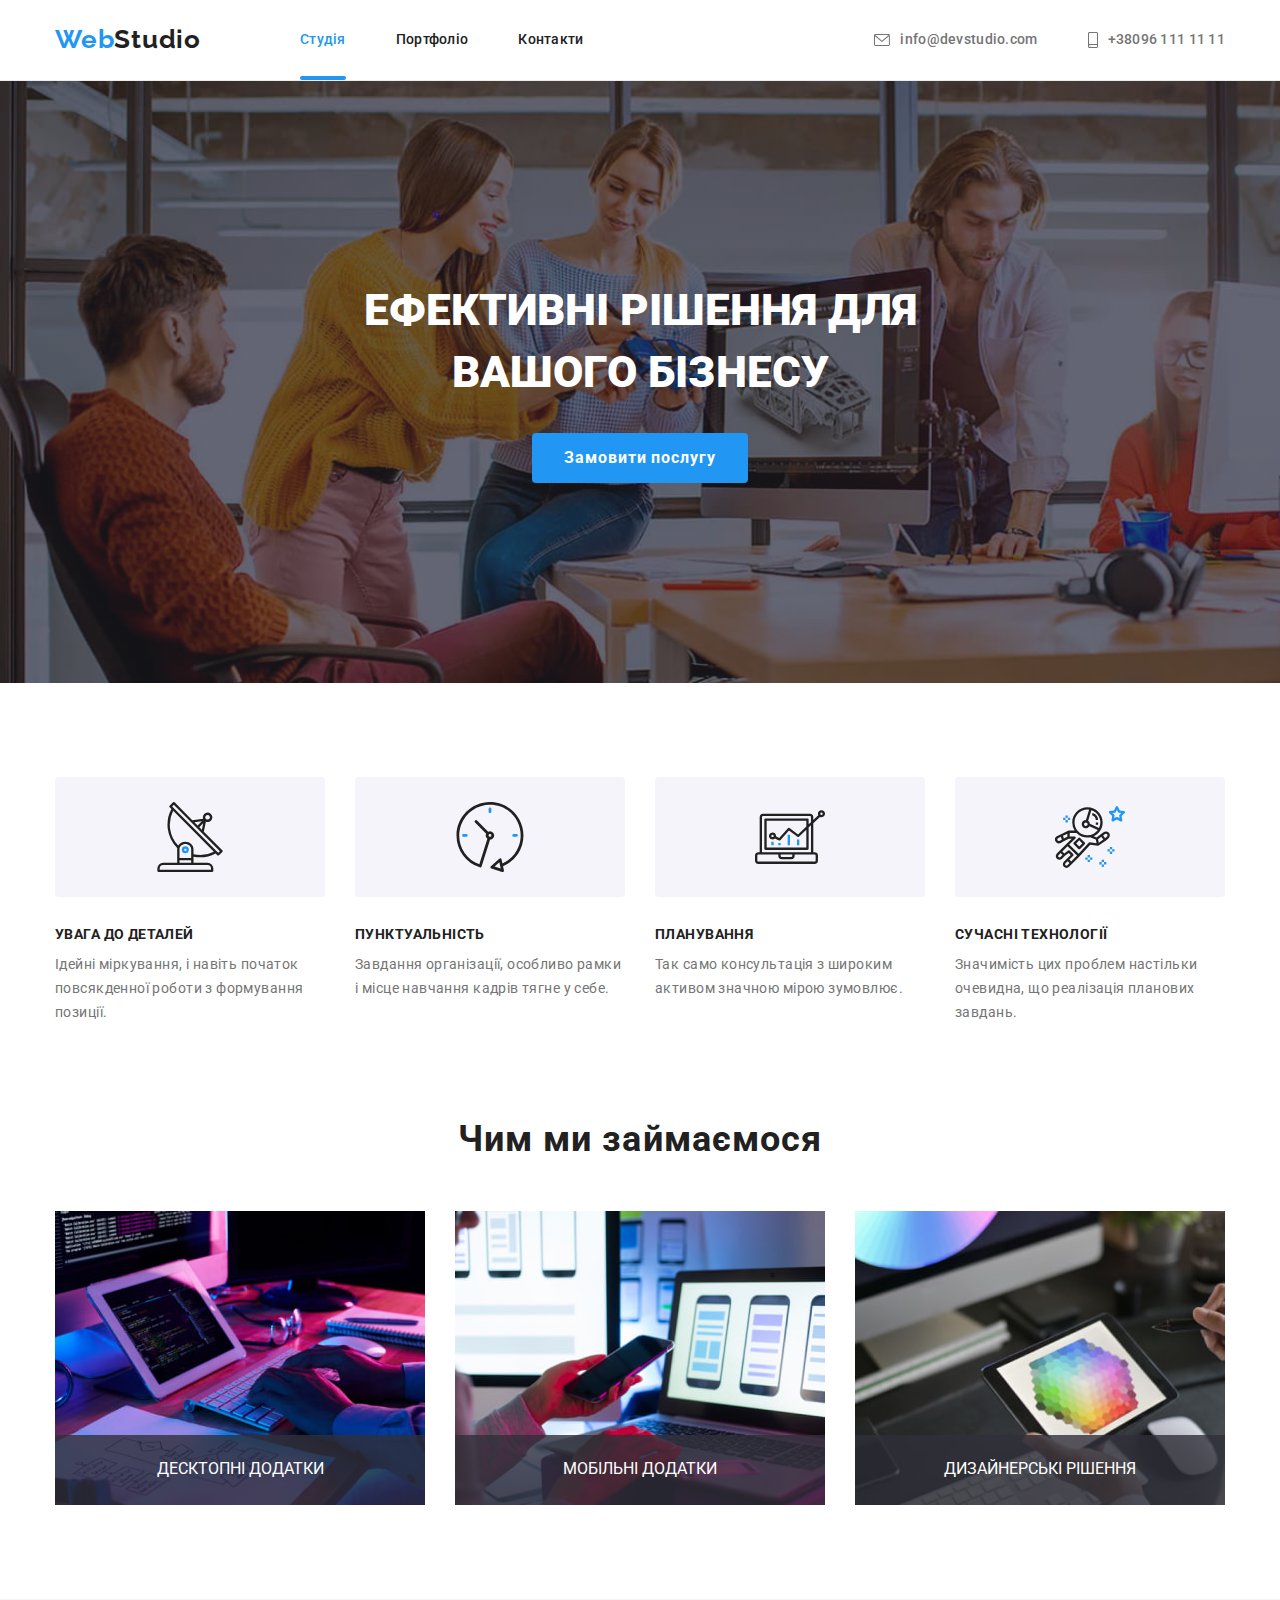
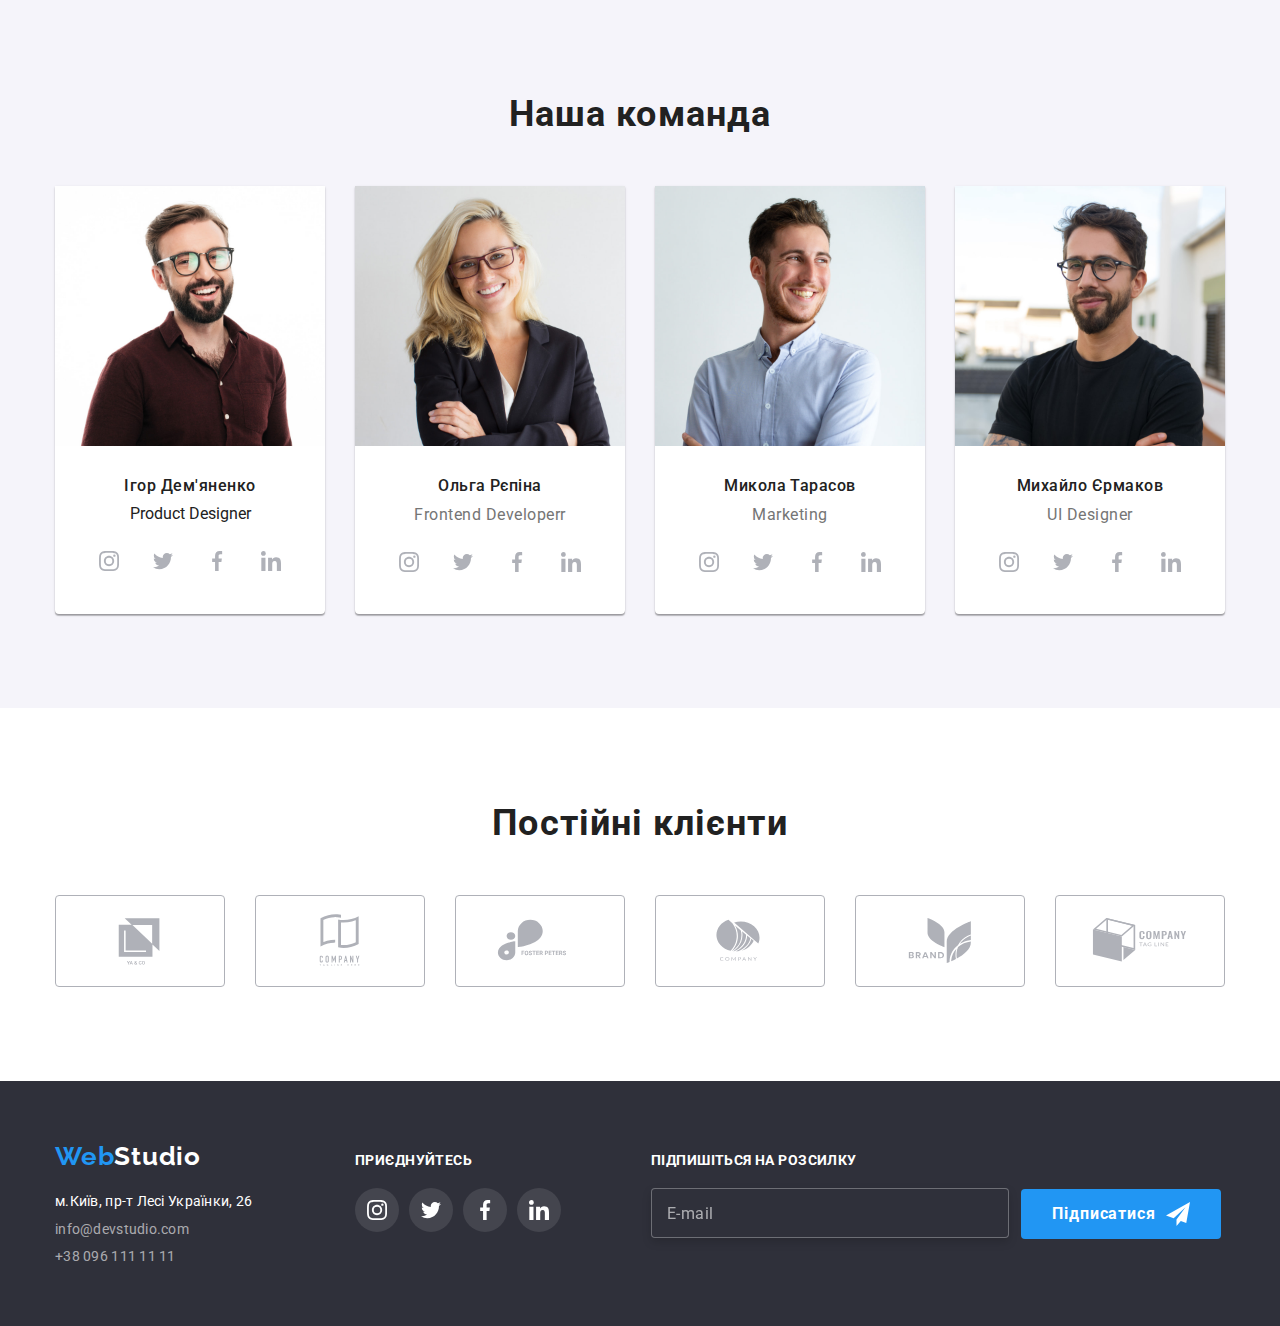
<file: index.html>
<!DOCTYPE html>
<html lang="uk">
  <head>
    <meta charset="UTF-8" />
    <meta http-equiv="X-UA-Compatible" content="IE=edge" />
    <meta name="viewport" content="width=device-width, initial-scale=1.0" />
    <title>WebStudio</title>
    <link
      rel="stylesheet"
      href="https://cdnjs.cloudflare.com/ajax/libs/modern-normalize/1.1.0/modern-normalize.min.css"
    />
    <link rel="stylesheet" href="./css/styles.css" />
    <link rel="preconnect" href="https://fonts.googleapis.com" />
    <link rel="preconnect" href="https://fonts.gstatic.com" crossorigin />
    <link
      href="https://fonts.googleapis.com/css2?family=Raleway:wght@700&family=Roboto:wght@400;500;700;900&display=swap"
      rel="stylesheet"
    />
  </head>
  <body>
    <header class="header">
      <div class="container box">
        <a class="logo-h" href="./index.html"> <span class="logo-web">Web</span>Studio </a>
        <nav class="site-nav">
          <ul class="menu list-reset">
            <li class="menu-list">
              <a class="menu-link current" href="#"> Студія </a>
            </li>
            <li class="menu-list">
              <a class="menu-link" href="./portfolio.html"> Портфоліо </a>
            </li>
            <li class="menu-list">
              <a class="menu-link" href="#"> Контакти </a>
            </li>
          </ul>
        </nav>
        <ul class="contacts list-reset">
          <li class="contact-list">
            <a class="contact-link" href="mailto:info@devstudio.com">
              <svg width="16" height="12">
                <use href="./images/icons.svg#icon-envelope"></use></svg
              >info@devstudio.com</a
            >
          </li>
          <li class="contact-list">
            <a class="contact-link" href="tel:+380961111111">
              <svg width="10" height="16">
                <use href="./images/icons.svg#icon-smartphone"></use></svg
              >+38096 111 11 11</a
            >
          </li>
        </ul>
      </div>
    </header>
    <main class="main">
      <section class="hero">
        <div class="container hero-flex">
          <h1 class="hero-title">Ефективні рішення для вашого бізнесу</h1>
          <button class="hero-button" type="button" data-modal-open>Замовити послугу</button>
        </div>
      </section>
      <section class="features section">
        <div class="container features-flex">
          <h2 class="visually-hidden">Наші переваги</h2>
          <ul class="features-list list-reset">
            <li class="features-item">
              <div class="features-icon">
                <svg width="70" height="70">
                  <use href="./images/icons.svg#icon-antenna"></use>
                </svg>
              </div>
              <h3 class="features-title">Увага до деталей</h3>
              <p class="features-text">
                Ідейні міркування, і навіть початок повсякденної роботи з формування позиції.
              </p>
            </li>
            <li class="features-item">
              <div class="features-icon">
                <svg width="70" height="70">
                  <use href="./images/icons.svg#icon-clock"></use>
                </svg>
              </div>
              <h3 class="features-title">Пунктуальність</h3>
              <p class="features-text">
                Завдання організації, особливо рамки і місце навчання кадрів тягне у себе.
              </p>
            </li>
            <li class="features-item">
              <div class="features-icon">
                <svg width="70" height="70">
                  <use href="./images/icons.svg#icon-diagram"></use>
                </svg>
              </div>
              <h3 class="features-title">Планування</h3>
              <p class="features-text">
                Так само консультація з широким активом значною мірою зумовлює.
              </p>
            </li>
            <li class="features-item">
              <div class="features-icon">
                <svg width="70" height="70">
                  <use href="./images/icons.svg#icon-astronaut"></use>
                </svg>
              </div>
              <h3 class="features-title">Сучасні технології</h3>
              <p class="features-text">
                Значимість цих проблем настільки очевидна, що реалізація планових завдань.
              </p>
            </li>
          </ul>
        </div>
      </section>
      <section class="specifics section">
        <div class="container specific-flex">
          <h2 class="specifics-title">Чим ми займаємося</h2>
          <ul class="specifics-list list-reset">
            <li class="specifics-item">
              <div class="specifics-relative">
                <img
                  class="specifics-img"
                  src="./images/img1.jpg"
                  alt="фото верстки сайту"
                  width="370"
                  height="294"
                />
                <p class="specifics-text">Десктопні додатки</p>
              </div>
            </li>
            <li class="specifics-item">
              <div class="specifics-relative">
                <img
                  class="specifics-img"
                  src="./images/img2.jpg"
                  alt="фото адаптивної верстки"
                  width="370"
                  height="294"
                />
                <p class="specifics-text">Мобільні додатки</p>
              </div>
            </li>
            <li class="specifics-item">
              <div class="specifics-relative">
                <img
                  class="specifics-img"
                  src="./images/img3.jpg"
                  alt="фото вибору дизайну"
                  width="370"
                  height="294"
                />
                <p class="specifics-text">Дизайнерські рішення</p>
              </div>
            </li>
          </ul>
        </div>
      </section>
      <section class="ourteam section">
        <div class="container ourteam-flex">
          <h2 class="ourteam-title">Наша команда</h2>
          <ul class="ourteam-list list-reset">
            <li class="ourteam-item">
              <img
                class="ourteam-img"
                src="./images/peopleimg1.jpg"
                alt="Фото чоловіка Product Designer"
                width="270"
                height="260"
              />
              <div class="card-text-position">
                <h3 class="ourteam-name">Ігор Дем'яненко</h3>
                <p class="ourteam-te xt" lang="en">Product Designer</p>
              </div>
              <div class="team-social">
                <ul class="team-social-list list-reset">
                  <li class="team-social-link">
                    <a href="#" class="team-link">
                      <svg width="20" height="20">
                        <use href="./images/icons.svg#icon-instagram"></use>
                      </svg>
                    </a>
                  </li>
                  <li>
                    <a href="#" class="team-link">
                      <svg width="20" height="20">
                        <use href="./images/icons.svg#icon-twitter"></use>
                      </svg>
                    </a>
                  </li>
                  <li>
                    <a href="#" class="team-link">
                      <svg width="20" height="20">
                        <use href="./images/icons.svg#icon-facebook"></use>
                      </svg>
                    </a>
                  </li>
                  <li>
                    <a href="#" class="team-link">
                      <svg width="20" height="20">
                        <use href="./images/icons.svg#icon-linkedin"></use>
                      </svg>
                    </a>
                  </li>
                </ul>
              </div>
            </li>
            <li class="ourteam-item">
              <img
                class="ourteam-img"
                src="./images/peopleimg2.jpg"
                alt="Фото жінки Frontend Developerr"
                width="270"
                height="260"
              />
              <div class="card-text-position">
                <h3 class="ourteam-name">Ольга Рєпіна</h3>
                <p class="ourteam-text" lang="en">Frontend Developerr</p>
              </div>
              <div class="team-social">
                <ul class="team-social-list list-reset">
                  <li class="team-social-link">
                    <a href="#" class="team-link">
                      <svg width="20" height="20">
                        <use href="./images/icons.svg#icon-instagram"></use>
                      </svg>
                    </a>
                  </li>
                  <li>
                    <a href="#" class="team-link">
                      <svg width="20" height="20">
                        <use href="./images/icons.svg#icon-twitter"></use>
                      </svg>
                    </a>
                  </li>
                  <li>
                    <a href="#" class="team-link">
                      <svg width="20" height="20">
                        <use href="./images/icons.svg#icon-facebook"></use>
                      </svg>
                    </a>
                  </li>
                  <li>
                    <a href="#" class="team-link">
                      <svg width="20" height="20">
                        <use href="./images/icons.svg#icon-linkedin"></use>
                      </svg>
                    </a>
                  </li>
                </ul>
              </div>
            </li>
            <li class="ourteam-item">
              <img
                class="ourteam-img"
                src="./images/peopleimg3.jpg"
                alt="Фото чоловіка Marketing"
                width="270"
                height="260"
              />
              <div class="card-text-position">
                <h3 class="ourteam-name">Микола Тарасов</h3>
                <p class="ourteam-text" lang="en">Marketing</p>
              </div>
              <div class="team-social">
                <ul class="team-social-list list-reset">
                  <li class="team-social-link">
                    <a href="#" class="team-link">
                      <svg width="20" height="20">
                        <use href="./images/icons.svg#icon-instagram"></use>
                      </svg>
                    </a>
                  </li>
                  <li>
                    <a href="#" class="team-link">
                      <svg width="20" height="20">
                        <use href="./images/icons.svg#icon-twitter"></use>
                      </svg>
                    </a>
                  </li>
                  <li>
                    <a href="#" class="team-link">
                      <svg width="20" height="20">
                        <use href="./images/icons.svg#icon-facebook"></use>
                      </svg>
                    </a>
                  </li>
                  <li>
                    <a href="#" class="team-link">
                      <svg width="20" height="20">
                        <use href="./images/icons.svg#icon-linkedin"></use>
                      </svg>
                    </a>
                  </li>
                </ul>
              </div>
            </li>
            <li class="ourteam-item">
              <img
                class="ourteam-img"
                src="./images/peopleimg4.jpg"
                alt="Фото чоловіка UI Designer"
                width="270"
                height="260"
              />
              <div class="card-text-position">
                <h3 class="ourteam-name">Михайло Єрмаков</h3>
                <p class="ourteam-text" lang="en">UI Designer</p>
              </div>
              <div class="team-social">
                <ul class="team-social-list list-reset">
                  <li class="team-social-link">
                    <a href="#" class="team-link">
                      <svg width="20" height="20">
                        <use href="./images/icons.svg#icon-instagram"></use>
                      </svg>
                    </a>
                  </li>
                  <li>
                    <a href="#" class="team-link">
                      <svg width="20" height="20">
                        <use href="./images/icons.svg#icon-twitter"></use>
                      </svg>
                    </a>
                  </li>
                  <li>
                    <a href="#" class="team-link">
                      <svg width="20" height="20">
                        <use href="./images/icons.svg#icon-facebook"></use>
                      </svg>
                    </a>
                  </li>
                  <li>
                    <a href="#" class="team-link">
                      <svg width="20" height="20">
                        <use href="./images/icons.svg#icon-linkedin"></use>
                      </svg>
                    </a>
                  </li>
                </ul>
              </div>
            </li>
          </ul>
        </div>
      </section>
      <section class="customers section">
        <div class="container customers-flex">
          <h2 class="regular-customers-title">Постійні клієнти</h2>
          <ul class="regular-customers list-reset">
            <li class="regular-customer-item">
              <a href="#" class="regular-customer-link">
                <svg width="106" height="60">
                  <use href="./images/icons.svg#icon-yago"></use>
                </svg>
              </a>
            </li>
            <li class="regular-customer-item">
              <a href="#" class="regular-customer-link">
                <svg width="106" height="60">
                  <use href="./images/icons.svg#icon-companytlh"></use>
                </svg>
              </a>
            </li>
            <li class="regular-customer-item">
              <a href="#" class="regular-customer-link">
                <svg width="106" height="60">
                  <use href="./images/icons.svg#icon-fosterpeters"></use>
                </svg>
              </a>
            </li>
            <li class="regular-customer-item">
              <a href="#" class="regular-customer-link">
                <svg width="106" height="60">
                  <use href="./images/icons.svg#icon-company"></use>
                </svg>
              </a>
            </li>
            <li class="regular-customer-item">
              <a href="#" class="regular-customer-link">
                <svg width="106" height="60"><use href="./images/icons.svg#icon-brand"></use></svg>
              </a>
            </li>
            <li class="regular-customer-item">
              <a href="#" class="regular-customer-link">
                <svg width="106" height="60">
                  <use href="./images/icons.svg#icon-companytl"></use>
                </svg>
              </a>
            </li>
          </ul>
        </div>
      </section>
    </main>
    <footer class="footer">
      <div class="container parrent-position">
        <div class="footer-flex">
          <a class="logo-f" href="./index.html">
            <span class="logo-web">Web</span><span class="logo-studio-f">Studio</span></a
          >
          <address class="address">
            <ul class="address-list list-reset">
              <li class="address-item">
                <a
                  class="address-link"
                  href="https://goo.gl/maps/TEvmrjmiFiPLDedQ6"
                  target="_blank"
                  rel="noopener noreferrer nofollow"
                  ><span class="maps-location">м.Київ, пр-т Лесі Українки, 26</span></a
                >
              </li>
              <li class="address-item">
                <a class="address-link" href="mailto:info@devstudio.com">info@devstudio.com </a>
              </li>
              <li class="address-item">
                <a class="address-link" href="tel:+380961111111">+38 096 111 11 11</a>
              </li>
            </ul>
          </address>
        </div>
        <div class="social-footer">
          <span class="social-title">приєднуйтесь</span>
          <ul class="social-footer-list list-reset">
            <li>
              <a class="social-footer-link" href="#">
                <svg width="20" height="20">
                  <use href="./images/icons.svg#icon-instagram"></use>
                </svg>
              </a>
            </li>
            <li>
              <a class="social-footer-link" href="#">
                <svg width="20" height="20">
                  <use href="./images/icons.svg#icon-twitter"></use>
                </svg>
              </a>
            </li>
            <li>
              <a class="social-footer-link" href="#">
                <svg width="20" height="20">
                  <use href="./images/icons.svg#icon-facebook"></use>
                </svg>
              </a>
            </li>
            <li>
              <a class="social-footer-link" href="#">
                <svg width="20" height="20">
                  <use href="./images/icons.svg#icon-linkedin"></use>
                </svg>
              </a>
            </li>
          </ul>
        </div>
        <div class="subscribe-footer">
          <span class="footer-text">Підпишіться на розсилку</span>
          <form action="footer-form">
            <input
              class="footer-form-input"
              id="footer-send-email"
              name="footer-send-email"
              type="email"
              placeholder="E-mail"
            />
            <button class="footer-form-send-btn" type="submit">
              Підписатися
              <svg class="footer-form-icon-send" width="24" height="24">
                <use href="./images/icons.svg#icon-icon-send"></use>
              </svg>
            </button>
          </form>
        </div>
      </div>
    </footer>
    <div class="backdrope is-hidden" data-modal>
      <div class="modal">
        <button type="button" class="modal-button-close" data-modal-close>
          <svg width="18" height="18">
            <use href="./images/icons.svg#icon-close-btn"></use>
          </svg>
        </button>
        <h2 class="modal-title">Залиште свої дані, ми вам передзвонимо</h2>
        <form class="modal-form" action="#">
          <label class="form-label" for="modal-contact-name">Ім'я</label>
          <div class="form-control">
            <input class="form-input" id="modal-contact-name" type="text" />
            <svg class="form-icon" width="18" height="18">
              <use href="./images/icons.svg#icon-modal-person"></use>
            </svg>
          </div>
          <label class="form-label" for="modal-contact-phone">Телефон</label>
          <div class="form-control">
            <input class="form-input" id="modal-contact-phone" type="tel" />
            <svg class="form-icon" width="18" height="18">
              <use href="./images/icons.svg#icon-modal-phone"></use>
            </svg>
          </div>
          <label class="form-label" for="modal-contact-email">Пошта</label>
          <div class="form-control">
            <input class="form-input" id="modal-contact-email" type="email" />
            <svg class="form-icon" width="18" height="18">
              <use href="./images/icons.svg#icon-modal-email"></use>
            </svg>
          </div>
          <label class="form-label" for="modal-comment">Коментар</label>
          <textarea
            class="form-textarea"
            id="modal-comment"
            name="modal-comment"
            placeholder="Введіть текст"
            cols="30"
            rows="10"
          ></textarea>
          <div class="checkbox">
            <input
              class="checkbox-input"
              id="terms-checkbox"
              type="checkbox"
              name="terms-checkbox"
            />
            <label class="checkbox-label" for="terms-checkbox">
              <svg class="checkbox-icon-check" width="16" height="15">
                <use href="./images/icons.svg#icon-icon-check"></use></svg
              >Погоджуюся з розсилкою та приймаю
              <a class="form-checkbox-link" href="#">Умови договору</a>
            </label>
          </div>
          <button class="form-button hero-button" type="submit">Відправити</button>
        </form>
      </div>
    </div>
    <script src="./js/modal.js"></script>
  </body>
</html>
</file>
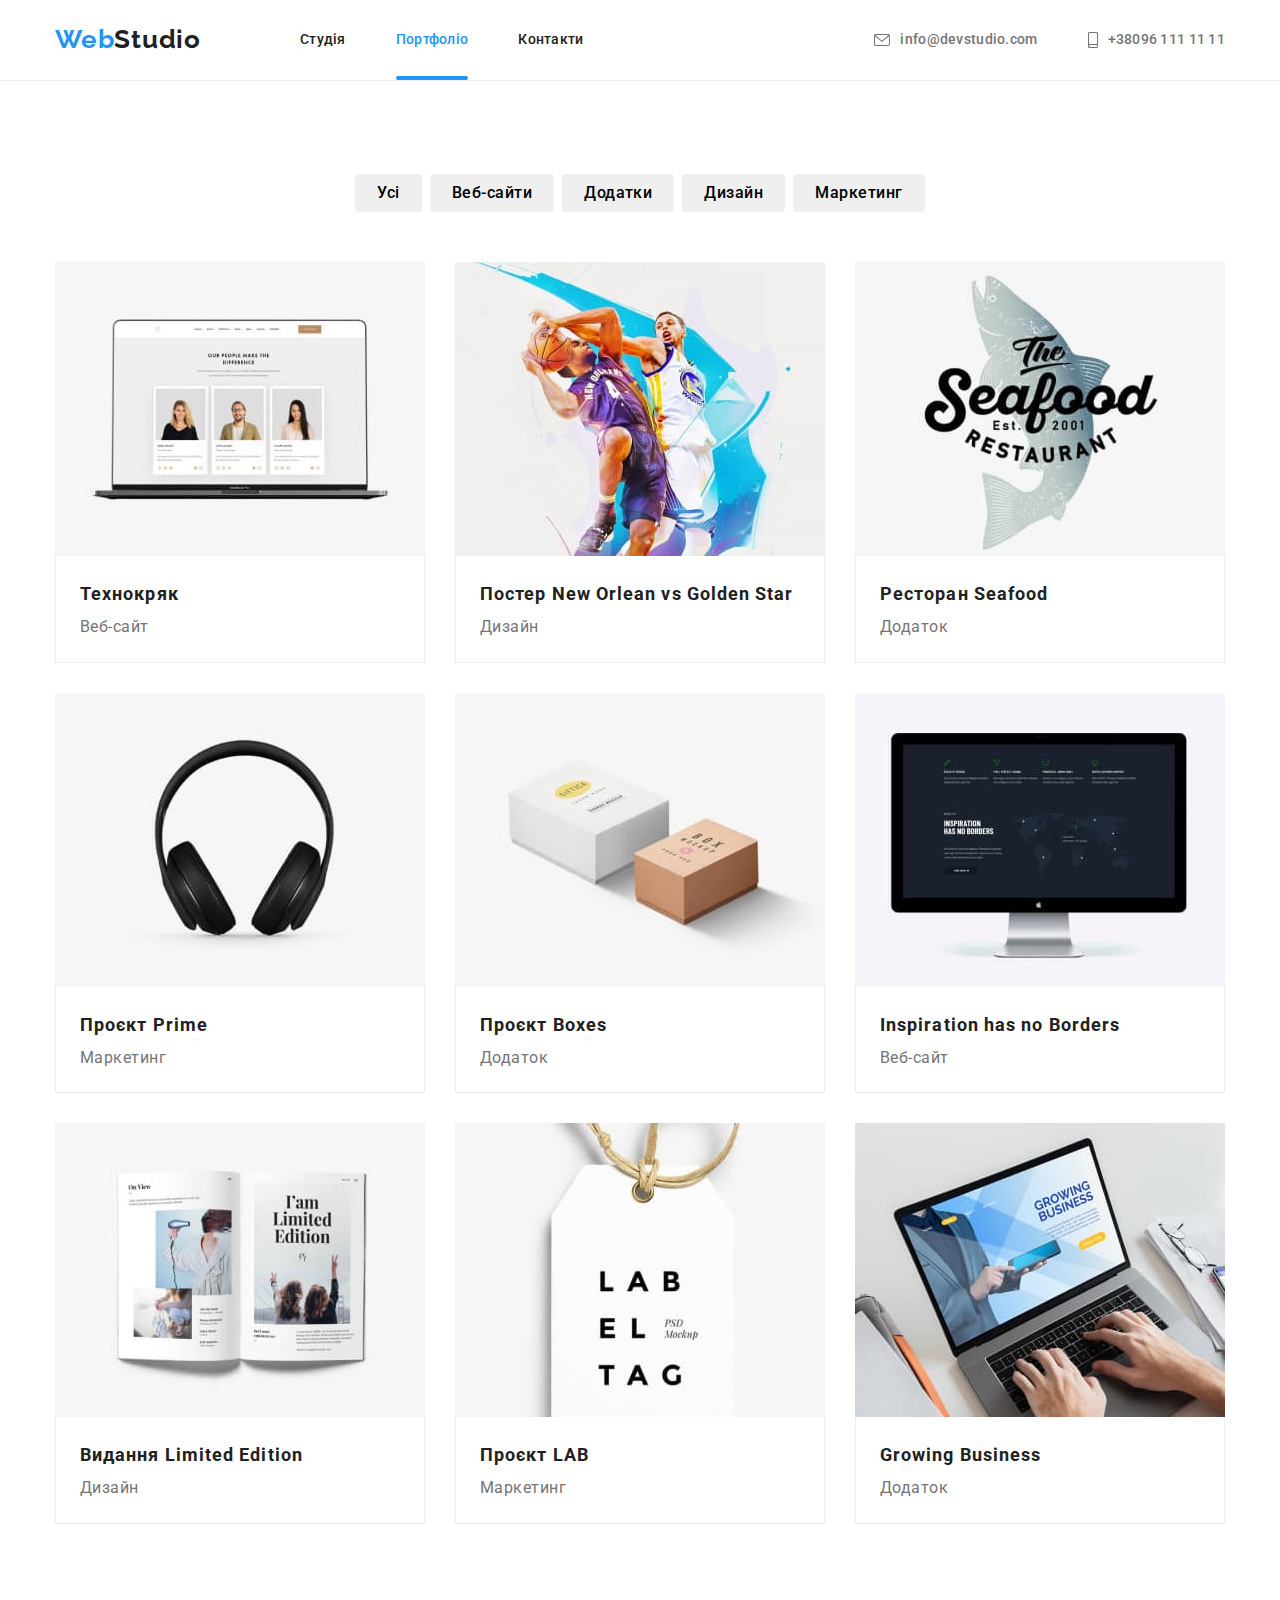
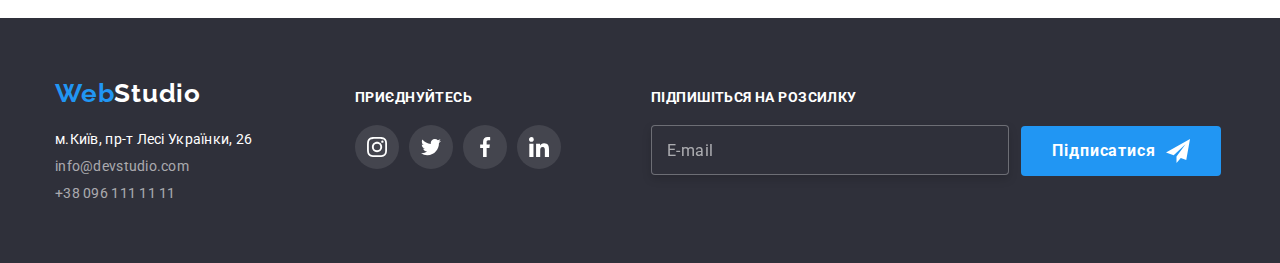
<file: portfolio.html>
<!DOCTYPE html>
<html lang="uk">
  <head>
    <meta charset="UTF-8" />
    <meta http-equiv="X-UA-Compatible" content="IE=edge" />
    <meta name="viewport" content="width=device-width, initial-scale=1.0" />
    <title>Portfolio</title>
    <link
      rel="stylesheet"
      href="https://cdnjs.cloudflare.com/ajax/libs/modern-normalize/1.1.0/modern-normalize.min.css"
    />
    <link rel="stylesheet" href="./css/styles.css" />
    <link rel="preconnect" href="https://fonts.googleapis.com" />
    <link rel="preconnect" href="https://fonts.gstatic.com" crossorigin />
    <link
      href="https://fonts.googleapis.com/css2?family=Raleway:wght@700&family=Roboto:wght@400;500;700;900&display=swap"
      rel="stylesheet"
    />
  </head>
  <body>
    <header class="header">
      <div class="container box">
        <a class="logo-h" href="./index.html">
          <span class="logo-web">Web</span><span class="logo-studio-h">Studio</span>
        </a>
        <nav class="site-nav">
          <ul class="menu list-reset">
            <li class="menu-list">
              <a class="menu-link" href="./index.html"> Студія </a>
            </li>
            <li class="menu-list">
              <a class="menu-link current" href="#"> Портфоліо </a>
            </li>
            <li class="menu-list">
              <a class="menu-link" href="#"> Контакти </a>
            </li>
          </ul>
        </nav>
        <ul class="contacts list-reset">
          <li class="contact-list">
            <a class="contact-link" href="mailto:info@devstudio.com">
              <svg width="16" height="12">
                <use href="./images/icons.svg#icon-envelope"></use></svg
              >info@devstudio.com</a
            >
          </li>
          <li class="contact-list">
            <a class="contact-link" href="tel:+380961111111">
              <svg width="10" height="16">
                <use href="./images/icons.svg#icon-smartphone"></use></svg
              >+38096 111 11 11</a
            >
          </li>
        </ul>
      </div>
    </header>

    <main class="main">
      <section class="portfolio section">
        <div class="container portfolio-flex">
          <h1 class="visually-hidden">Наші проекти</h1>
          <ul class="portfolio-filters list-reset">
            <li class="portfolio-button">
              <button class="portfolio-radio-btn" type="button">Усі</button>
            </li>

            <li class="portfolio-button">
              <button class="portfolio-radio-btn" type="button">Веб-сайти</button>
            </li>
            <li class="portfolio-button">
              <button class="portfolio-radio-btn" type="button">Додатки</button>
            </li>
            <li class="portfolio-button">
              <button class="portfolio-radio-btn" type="button">Дизайн</button>
            </li>
            <li class="portfolio-button">
              <button class="portfolio-radio-btn" type="button">Маркетинг</button>
            </li>
          </ul>

          <ul class="portfolio-list list-reset">
            <li class="portfolio-item">
              <a class="portfolio-link" href="#">
                <div class="portfolio-relative">
                  <img
                    class="portfolio-img"
                    src="./images/laptop.jpg"
                    alt="Ноутбук з відкритим сайтом"
                    width="370"
                    height="294"
                  />
                  <p class="portfolio-tex-overlay">
                    Ресурс пропонує комплексні пропозиції з різним рівнем функціоналу та сервісів.
                    Все це дозволить відвідувачу отримати вичерпні відомості про компанію чи
                    приватну особу.
                  </p>
                </div>
                <div class="portfolio-card-text-positions">
                  <h2 class="portfolio-title">Технокряк</h2>
                  <p class="portfolio-text">Веб-сайт</p>
                </div>
              </a>
            </li>

            <li class="portfolio-item">
              <a class="portfolio-link" href="#">
                <div class="portfolio-relative">
                  <img
                    class="portfolio-img"
                    src="./images/peopleplaybasketball.jpg"
                    alt="Люди грають в баскебол"
                    width="370"
                    height="294"
                  />
                  <p class="portfolio-tex-overlay">
                    Ресурс пропонує комплексні пропозиції з різним рівнем функціоналу та сервісів.
                    Все це дозволить відвідувачу отримати вичерпні відомості про компанію чи
                    приватну особу.
                  </p>
                </div>
                <div class="portfolio-card-text-positions">
                  <h2 class="portfolio-title">Постер New Orlean vs Golden Star</h2>
                  <p class="portfolio-text">Дизайн</p>
                </div>
              </a>
            </li>

            <li class="portfolio-item">
              <a class="portfolio-link" href="#">
                <div class="portfolio-relative">
                  <img
                    class="portfolio-img"
                    src="./images/namerestoran.jpg"
                    alt="Фото назви ресторану"
                    width="370"
                    height="294"
                  />
                  <p class="portfolio-tex-overlay">
                    Ресурс пропонує комплексні пропозиції з різним рівнем функціоналу та сервісів.
                    Все це дозволить відвідувачу отримати вичерпні відомості про компанію чи
                    приватну особу.
                  </p>
                </div>
                <div class="portfolio-card-text-positions">
                  <h2 class="portfolio-title">Ресторан Seafood</h2>
                  <p class="portfolio-text">Додаток</p>
                </div>
              </a>
            </li>

            <li class="portfolio-item">
              <a class="portfolio-link" href="#">
                <div class="portfolio-relative">
                  <img
                    class="portfolio-img"
                    src="./images/headphone.jpg"
                    alt="Навушники"
                    width="370"
                    height="294"
                  />
                  <p class="portfolio-tex-overlay">
                    Ресурс пропонує комплексні пропозиції з різним рівнем функціоналу та сервісів.
                    Все це дозволить відвідувачу отримати вичерпні відомості про компанію чи
                    приватну особу.
                  </p>
                </div>
                <div class="portfolio-card-text-positions">
                  <h2 class="portfolio-title">Проєкт Prime</h2>
                  <p class="portfolio-text">Маркетинг</p>
                </div>
              </a>
            </li>

            <li class="portfolio-item">
              <a class="portfolio-link" href="#">
                <div class="portfolio-relative">
                  <img
                    class="portfolio-img"
                    src="./images/box.jpg"
                    alt="Фото двох коробок"
                    width="370"
                    height="294"
                  />
                  <p class="portfolio-tex-overlay">
                    Ресурс пропонує комплексні пропозиції з різним рівнем функціоналу та сервісів.
                    Все це дозволить відвідувачу отримати вичерпні відомості про компанію чи
                    приватну особу.
                  </p>
                </div>
                <div class="portfolio-card-text-positions">
                  <h2 class="portfolio-title">Проєкт Boxes</h2>
                  <p class="portfolio-text">Додаток</p>
                </div>
              </a>
            </li>

            <li class="portfolio-item">
              <a class="portfolio-link" href="#">
                <div class="portfolio-relative">
                  <img
                    class="portfolio-img"
                    src="./images/screen.jpg"
                    alt="Фото сайта на екрані"
                    width="370"
                    height="294"
                  />
                  <p class="portfolio-tex-overlay">
                    Ресурс пропонує комплексні пропозиції з різним рівнем функціоналу та сервісів.
                    Все це дозволить відвідувачу отримати вичерпні відомості про компанію чи
                    приватну особу.
                  </p>
                </div>
                <div class="portfolio-card-text-positions">
                  <h2 class="portfolio-title">Inspiration has no Borders</h2>
                  <p class="portfolio-text">Веб-сайт</p>
                </div>
              </a>
            </li>

            <li class="portfolio-item">
              <a class="portfolio-link" href="#">
                <div class="portfolio-relative">
                  <img
                    class="portfolio-img"
                    src="./images/magazine.jpg"
                    alt="Віритий журнал з картинками"
                    width="370"
                    height="294"
                  />
                  <p class="portfolio-tex-overlay">
                    Ресурс пропонує комплексні пропозиції з різним рівнем функціоналу та сервісів.
                    Все це дозволить відвідувачу отримати вичерпні відомості про компанію чи
                    приватну особу.
                  </p>
                </div>
                <div class="portfolio-card-text-positions">
                  <h2 class="portfolio-title">Видання Limited Edition</h2>
                  <p class="portfolio-text">Дизайн</p>
                </div>
              </a>
            </li>

            <li class="portfolio-item">
              <a class="portfolio-link" href="#">
                <div class="portfolio-relative">
                  <img
                    class="portfolio-img"
                    src="./images/tag.jpg"
                    alt="Фото бірки з назвою проекта"
                    width="370"
                    height="294"
                  />
                  <p class="portfolio-tex-overlay">
                    Ресурс пропонує комплексні пропозиції з різним рівнем функціоналу та сервісів.
                    Все це дозволить відвідувачу отримати вичерпні відомості про компанію чи
                    приватну особу.
                  </p>
                </div>
                <div class="portfolio-card-text-positions">
                  <h2 class="portfolio-title">Проєкт LAB</h2>
                  <p class="portfolio-text">Маркетинг</p>
                </div>
              </a>
            </li>

            <li class="portfolio-item">
              <a class="portfolio-link" href="#">
                <div class="portfolio-relative">
                  <img
                    class="portfolio-img"
                    src="./images/workonlaptop.jpg"
                    alt="Фото рук які працюють за ноутбуком"
                    width="370"
                    height="294"
                  />
                  <p class="portfolio-tex-overlay">
                    Ресурс пропонує комплексні пропозиції з різним рівнем функціоналу та сервісів.
                    Все це дозволить відвідувачу отримати вичерпні відомості про компанію чи
                    приватну особу.
                  </p>
                </div>
                <div class="portfolio-card-text-positions">
                  <h2 class="portfolio-title">Growing Business</h2>
                  <p class="portfolio-text">Додаток</p>
                </div>
              </a>
            </li>
          </ul>
        </div>
      </section>
    </main>
    <footer class="footer">
      <div class="container parrent-position">
        <div class="footer-flex">
          <a class="logo-f" href="./index.html">
            <span class="logo-web">Web</span><span class="logo-studio-f">Studio</span>
          </a>
          <address class="address">
            <ul class="address-list list-reset">
              <li class="address-item">
                <a
                  class="address-link"
                  href="https://goo.gl/maps/TEvmrjmiFiPLDedQ6"
                  target="_blank"
                  rel="noopener noreferrer nofollow"
                  ><span class="maps-location">м.Київ, пр-т Лесі Українки, 26</span></a
                >
              </li>
              <li class="address-item">
                <a class="address-link" href="mailto:info@devstudio.com">info@devstudio.com </a>
              </li>
              <li class="address-item">
                <a class="address-link" href="tel:+380961111111">+38 096 111 11 11</a>
              </li>
            </ul>
          </address>
        </div>
        <div class="social-footer">
          <span class="social-title">приєднуйтесь</span>
          <ul class="social-footer-list list-reset">
            <li>
              <a class="social-footer-link" href="#">
                <svg width="20" height="20">
                  <use href="./images/icons.svg#icon-instagram"></use>
                </svg>
              </a>
            </li>
            <li>
              <a class="social-footer-link" href="#">
                <svg width="20" height="20">
                  <use href="./images/icons.svg#icon-twitter"></use>
                </svg>
              </a>
            </li>
            <li>
              <a class="social-footer-link" href="#">
                <svg width="20" height="20">
                  <use href="./images/icons.svg#icon-facebook"></use>
                </svg>
              </a>
            </li>
            <li>
              <a class="social-footer-link" href="#">
                <svg width="20" height="20">
                  <use href="./images/icons.svg#icon-linkedin"></use>
                </svg>
              </a>
            </li>
          </ul>
        </div>
        <div class="subscribe-footer">
          <span class="footer-text">Підпишіться на розсилку</span>
          <form action="footer-form">
            <input
              class="footer-form-input"
              id="footer-send-email"
              name="footer-send-email"
              type="email"
              placeholder="E-mail"
            />
            <button class="footer-form-send-btn" type="submit">
              Підписатися
              <svg class="footer-form-icon-send" width="24" height="24">
                <use href="./images/icons.svg#icon-icon-send"></use>
              </svg>
            </button>
          </form>
        </div>
      </div>
    </footer>
  </body>
</html>
</file>
<file: css/styles.css>
:root {
  --primary-text-color: #212121;
  --secondary-text-color: #757575;
  --color-accent: #2196f3;
  --color-white: #ffffff;
  --color-hero: #2f303a;
  --color-footer: #2f303a;
  --color-team: #f5f4fa;
  --color-hero-button: #188ce8;
  --color-address: rgba(255, 255, 255, 0.6);
  --font-logo: 'Raleway', sans-serif;
  --font-family-primary: 'Roboto', sans-serif;
  --border-color-portfolio: #eeeeee;
  --color-icon: #afb1b8;
  --bgcolor-icon-features: #f5f4fa;
  --transition-timing-function: cubic-bezier(0.4, 0, 0.2, 1);
  --transition-duration: 250ms;
  --color-modal-icon: #212121;
}

.list-reset {
  list-style: none;
}
body {
  font-size: 16px;
  font-style: normal;
  color: var(--primary-text-color);
  font-family: var(--font-family-primary);
  padding-top: 80px;
}
html {
  box-sizing: border-box;
}

h1,
h2,
h3,
h4,
h5,
h6,
p,
ul {
  margin: 0px;
  padding: 0px;
}
img {
  display: block;
  max-width: 100%;
  height: auto;
}
/*Стилізація шапки сторінок студія та портфоліо*/

.logo-f,
.logo-h {
  font-family: var(--font-logo);
  font-weight: 700;
  font-size: 26px;
  line-height: 1.2;
  text-decoration: none;
  letter-spacing: 0.03em;
  color: var(--primary-text-color);
}
.logo-web {
  color: var(--color-accent);
}
.logo-studio-h {
  color: var(--primary-text-color);
}
.menu-link {
  position: relative;
  font-weight: 500;
  text-decoration: none;
  color: var(--primary-text-color);
  font-size: 14px;
  line-height: 1.14;
  letter-spacing: 0.02em;
  transition: color var(--transition-duration) var(--transition-timing-function);
}
.menu-link.current {
  color: var(--color-accent);
}
.menu-link.current::after {
  position: absolute;
  content: '';
  width: 100%;
  height: 4px;
  border-radius: 2px;
  background-color: var(--color-accent);
  left: 0;
  bottom: -33px;
}
.menu .menu-link:hover,
.menu .menu-link:focus {
  color: var(--color-accent);
}
.contact-link {
  display: flex;
  gap: 10px;
  justify-content: center;
  align-items: center;
  text-decoration: none;
  font-weight: 500;
  color: var(--secondary-text-color);
  font-size: 14px;
  line-height: 1.14;
  letter-spacing: 0.02em;
  fill: var(--secondary-text-color);
  transition: fill var(--transition-duration) var(--transition-timing-function),
    color var(--transition-duration) var(--transition-timing-function);
}
.contact-link:hover,
.contact-link:focus {
  color: var(--color-accent);
  fill: var(--color-accent);
}

/*Секція-герой-Студія*/
.hero {
  background-size: cover;
  background-color: var(--color-hero);
  background-image: linear-gradient(to right, rgba(47, 48, 58, 0.4), rgba(47, 48, 58, 0.4)),
    url(../images/bgimg.jpg);
  background-repeat: no-repeat;
  padding: 200px 0;
  margin: 0 auto;
  max-width: 1600px;
}
.hero-title {
  color: var(--color-white);
  text-transform: uppercase;
  font-weight: 900;
  font-size: 44px;
  line-height: 1.4;
  max-width: 696px;
  margin: 0 auto 30px;
}
.hero-button {
  font-size: 16px;
  font-weight: 700;
  font-family: inherit;
  line-height: 1.87;
  background-color: var(--color-accent);
  color: var(--color-white);
  letter-spacing: 0.06em;
  border: none;
  padding: 10px 32px;
  border-radius: 4px;
  transition: background-color var(--transition-duration) var(--transition-timing-function),
    box-shadow var(--transition-duration) var(--transition-timing-function);
}
.hero-button:hover,
.hero-button:focus {
  background-color: var(--color-hero-button);
  box-shadow: 0px 4px 4px rgba(0, 0, 0, 0.15);
  cursor: pointer;
}
/* Секція-Наші-переваги-Студія*/

.features-title {
  text-transform: uppercase;
  font-size: 14px;
  line-height: 1.14;
  letter-spacing: 0.03em;
  color: var(--primary-text-color);
  box-sizing: content-box;
}
.features-text {
  font-size: 14px;
  line-height: 1.7;
  letter-spacing: 0.03em;
  color: var(--secondary-text-color);
  margin-top: 10px;
  max-width: 270px;
  align-items: center;
  box-sizing: content-box;
}
/* Секція-Чим-ми-займаємось-Студія */
.specifics-title {
  font-size: 36px;
  line-height: 1.17;
  letter-spacing: 0.03em;
  color: var(--primary-text-color);
  margin-bottom: 50px;
  text-align: center;
}

/* Секція-Наша-команда-Студія*/
.ourteam {
  background-color: var(--color-team);
}

.ourteam-item {
  background-color: var(--color-white);
  box-shadow: 0px 1px 3px rgba(0, 0, 0, 0.12), 0px 1px 1px rgba(0, 0, 0, 0.14),
    0px 2px 1px rgba(0, 0, 0, 0.2);
  border-radius: 0px 0px 4px 4px;
}
.ourteam-title {
  font-size: 36px;
  line-height: 1.2;
  letter-spacing: 0.03em;
}
.ourteam-name {
  font-weight: 500;
  font-size: 16px;
  line-height: 1.2;
  letter-spacing: 0.03em;
  color: var(--primary-text-color);
  margin-bottom: 10px;
}
.ourteam-text {
  font-size: 16px;
  line-height: 1.2;
  letter-spacing: 0.03em;
  color: var(--secondary-text-color);
}
/* Стилізація-секції-Наші-проекти-Портфоліо  */

.visually-hidden {
  position: absolute;
  white-space: nowrap;
  width: 1px;
  height: 1px;
  overflow: hidden;
  border: 0;
  padding: 0;
  clip: rect(0 0 0 0);
  clip-path: inset(50%);
  margin: -1px;
}

.portfolio-radio-btn {
  font-family: inherit;
  font-style: normal;
  font-weight: 500;
  font-size: 16px;
  line-height: 1.6;
  letter-spacing: 0.03em;
  border: none;
  padding: 6px 22px;
  border-radius: 4px;
  transition: color var(--transition-duration) var(--transition-timing-function),
    background-color var(--transition-duration) var(--transition-timing-function),
    box-shadow var(--transition-duration) var(--transition-timing-function);
}
.portfolio-radio-btn:hover,
.portfolio-radio-btn:focus {
  background-color: var(--color-accent);
  color: var(--color-white);
  cursor: pointer;
  box-shadow: 0px 3px 1px rgba(0, 0, 0, 0.1), 0px 1px 2px rgba(0, 0, 0, 0.08),
    0px 2px 2px rgba(0, 0, 0, 0.12);
}
.portfolio-title {
  font-size: 18px;
  line-height: 2;
  letter-spacing: 0.06em;
  color: var(--primary-text-color);
}
.portfolio-text {
  line-height: 1.87;
  letter-spacing: 0.03em;
  color: var(--secondary-text-color);
}

/* Стилізація-підвалу-Студія-та-Портфоліо */
.footer {
  background-color: var(--color-footer);
}
.footer {
  background-color: var(--color-footer);
}
.logo-studio-f {
  color: var(--color-white);
}
.maps-location {
  color: var(--color-white);
}
.address-link {
  font-style: normal;
  text-decoration: none;
  color: var(--color-address);
  font-size: 14px;
  line-height: 1.14;
  letter-spacing: 0.02em;
  transition: color var(--transition-duration) var(--transition-timing-function);
}
.address-link:hover,
.address-link:focus {
  color: var(--color-accent);
}

/* Початок розмітки Flex*/
.container {
  width: 100%;
  max-width: 1200px;
  margin: 0 auto;
  padding: 0 15px;
}
.section {
  padding: 94px 0;
}
.specifics {
  padding-top: 0;
}
.header {
  position: fixed;
  width: 100%;
  background-color: var(--color-white);
  z-index: 1;
  top: 0;
  left: 0;
  border-bottom: 1px solid #ececec;
  padding: 24px 0 25px;
}

.box {
  display: flex;
  align-items: center;
  gap: 5px;
}
.site-nav {
  display: flex;
  margin-left: 94px;
}
.menu {
  display: flex;
  gap: 50px;
}

.contacts {
  display: flex;
  gap: 50px;
  margin-left: auto;
}

.hero-flex {
  text-align: center;
}
.features-flex {
  display: flex;
  flex-basis: calc((100% - 90px) / 4);
}
.features-list {
  display: flex;
  flex-wrap: wrap;
  gap: 30px;
}
.specific-flex {
  display: flex;
  flex-direction: column;
  flex-basis: calc((100% - 60px) / 3);
}
.specifics-list {
  display: flex;
  justify-content: space-between;
  flex-wrap: wrap;
  gap: 30px;
}
.ourteam-flex {
  display: flex;
  flex-direction: column;
  text-align: center;
}

.ourteam-list {
  display: flex;
  justify-content: space-between;
  flex-basis: calc((100% - 90px) / 4);
  flex-wrap: wrap;
  gap: 30px;
  margin-top: 50px;
}

.card-text-position {
  margin: 30px auto 16px;
}
.footer-flex {
  display: inline-flex;
  flex-direction: column;
  width: 230px;
  margin-left: 0px;
  margin-right: 70px;
}
.logo-f {
  margin-top: 60px;
  margin-bottom: 20px;
}
.address-list {
  display: flex;
  justify-content: space-between;
  flex-direction: column;
  gap: 9px;
  margin-bottom: 60px;
}
.portfolio-flex {
  display: flex;
  flex-direction: column;
  align-items: center;
}
.portfolio-filters {
  display: flex;
  flex-wrap: wrap;
  text-align: center;
  gap: 8px;
  margin-bottom: 50px;
}

.portfolio-list {
  display: flex;
  justify-content: space-between;
  flex-basis: calc((100% - 60px) / 3);
  flex-wrap: wrap;
  gap: 30px;
}
.portfolio-link {
  text-decoration: none;
  display: block;
  transition: box-shadow var(--transition-duration) var(--transition-timing-function);
}
.portfolio-link:hover,
.portfolio-link:focus {
  box-shadow: 0px 1px 1px rgba(0, 0, 0, 0.12), 0px 4px 4px rgba(0, 0, 0, 0.06),
    1px 4px 6px rgba(0, 0, 0, 0.16);
}
.portfolio-card-text-positions {
  padding: 20px 24px;
  border-bottom: 1px solid var(--border-color-portfolio);
  border-right: 1px solid var(--border-color-portfolio);
  border-left: 1px solid var(--border-color-portfolio);
}
.customers-flex {
  display: flex;
  justify-content: space-between;
  flex-direction: column;
  align-items: center;
  max-width: 1230px;
}
/* HW4 */

.regular-customers {
  display: flex;
  justify-content: center;
  align-items: center;
  gap: 30px;
}
.regular-customers-title {
  margin-bottom: 50px;
  font-size: 36px;
  line-height: 1.2;
  letter-spacing: 0.03em;
}
.regular-customer-item {
  display: flex;
  flex-basis: calc((100% - 150px) / 6);
  justify-content: center;
  align-items: center;
  width: 170px;
  height: 92px;
}
.regular-customer-link {
  display: flex;
  justify-content: center;
  align-items: center;
  width: 100%;
  height: 100%;
  border-radius: 4px;
  fill: var(--color-icon);
  border: 1px solid var(--color-icon);
  transition: fill var(--transition-duration) var(--transition-timing-function),
    background-color var(--transition-duration) var(--transition-timing-function);
}
.regular-customer-link:hover,
.regular-customer-link:focus {
  fill: var(--color-accent);
  border-color: var(--color-accent);
}
.features-icon {
  display: flex;
  justify-content: center;
  align-items: center;
  width: 270px;
  height: 120px;
  background-color: var(--bgcolor-icon-features);
  margin-bottom: 30px;
  border-radius: 4px;
}
.parrent-position {
  display: flex;
  align-items: baseline;
}
.social-footer {
  display: flex;
  flex-direction: column;
  width: 206px;
  margin-left: 0px;
  margin-right: 90px;
}
.social-title {
  display: flex;
  font-weight: 700;
  font-style: normal;
  text-transform: uppercase;
  font-size: 14px;
  line-height: 1.15;
  letter-spacing: 0.03em;
  color: var(--color-white);
  margin-bottom: 20px;
}
.social-footer-list {
  display: flex;
  justify-content: center;
  align-items: center;
  gap: 10px;
  flex-wrap: wrap;
}
.social-footer-link {
  display: flex;
  justify-content: center;
  align-items: center;
  align-items: center;
  width: 44px;
  height: 44px;
  border-radius: 50%;
  background: rgba(255, 255, 255, 0.1);
  fill: var(--color-white);
  transition: background-color var(--transition-duration) var(--transition-timing-function);
}
.social-footer-link:hover,
.social-footer-link:focus {
  background-color: var(--color-accent);
}
.team-social {
  display: flex;
  justify-content: center;
  gap: 10px;
}
.team-social-list {
  display: flex;
  justify-content: center;
  gap: 10px;
  padding-bottom: 30px;
}
.team-link {
  display: flex;
  justify-content: center;
  align-items: center;
  align-items: center;
  background-color: var(--color-white);
  width: 44px;
  height: 44px;
  border-radius: 50%;
  fill: var(--color-icon);
  transition: fill var(--transition-duration) var(--transition-timing-function),
    background-color var(--transition-duration) var(--transition-timing-function);
}

.team-link:hover,
.team-link:focus {
  fill: var(--color-white);
  background-color: var(--color-accent);
}
/* HW-05 */
.specifics-relative {
  position: relative;
}
.specifics-text {
  position: absolute;
  bottom: 0;
  left: 0;
  color: var(--color-white);
  width: 100%;
  height: 70px;
  background-color: rgba(47, 48, 58, 0.8);
  text-transform: uppercase;
  display: flex;
  justify-content: center;
  align-items: center;
}
.portfolio-relative {
  position: relative;
  overflow: hidden;
}

.portfolio-tex-overlay {
  position: absolute;
  width: 100%;
  height: 100%;
  display: flex;
  justify-content: center;
  align-items: center;
  padding: 0px 24px;
  font-size: 18px;
  line-height: 1.55;
  letter-spacing: 0.03em;
  color: var(--color-white);
  background-color: rgba(33, 150, 243, 0.9);
  transition: transform var(--transition-duration) var(--transition-timing-function);
}
.portfolio-link:hover .portfolio-tex-overlay {
  transform: translateY(-100%);
}

/* Add modal */
.backdrope {
  position: fixed;
  top: 0;
  left: 0;
  z-index: 2;
  width: 100%;
  height: 100%;
  background-color: rgba(0, 0, 0, 0.2);
  transition: opacity var(--transition-duration) var(--transition-timing-function),
    visibility var(--transition-duration) var(--transition-timing-function);
}
.backdrope.is-hidden {
  visibility: hidden;
  opacity: 0;
  pointer-events: none;
  z-index: 2;
}
.modal {
  position: absolute;
  top: 50%;
  left: 50%;
  transform: translate(-50%, -50%);

  min-height: 580px;
  max-width: 530px;
  background-color: var(--color-white);
  transition: transform var(--transition-duration) var(--transition-timing-function);
}
.backdrope.is-hidden .modal {
  transform: translate(-50%, -50%) scale(1.5);
}

.modal-button-close {
  position: absolute;
  display: flex;
  align-items: center;
  justify-content: center;
  top: 8px;
  right: 8px;
  width: 30px;
  height: 30px;
  padding: 0;
  border-radius: 50%;
  border: 1px solid rgba(0, 0, 0, 0.1);
  background-color: var(--color-white);
  cursor: pointer;
}
/* HW-06 */
.modal-title {
  display: flex;
  align-items: center;
  justify-content: center;
  font-size: 20px;
  line-height: 1.2;
  margin: 40px auto 12px;
}
.modal-form {
  padding: 0 40px;
}
.form-label {
  display: block;
  margin-bottom: 4px;
  margin-top: 10px;

  font-size: 12px;
  line-height: 1.2;
  color: var(--secondary-text-color);
}

.form-input {
  width: 100%;
  height: 40px;
  padding: 12px 12px 12px 32px;
  border: 1px solid rgba(33, 33, 33, 0.2);
  border-radius: 4px;
  outline: none;
  transition: border-color var(--transition-duration) var(--transition-timing-function);
  cursor: pointer;
}
.form-input:focus {
  border-color: var(--color-accent);
}

.form-control {
  position: relative;
}
.form-icon {
  position: absolute;
  left: 12px;
  top: 50%;
  transform: translateY(-50%);
  fill: var(--color-modal-icon);
  transition: fill var(--transition-duration) var(--transition-timing-function);
}
.form-control:focus-within .form-icon {
  fill: var(--color-accent);
}
.form-textarea {
  width: 100%;
  height: 120px;
  padding: 12px 16px;
  border: 1px solid rgba(33, 33, 33, 0.2);
  border-radius: 4px;
  outline: none;
  resize: none;
  transition: border-color var(--transition-duration) var(--transition-timing-function);
}
.form-textarea:focus {
  border-color: var(--color-accent);
}

.form-textarea::placeholder {
  font-size: 12px;
  line-height: 1.2;
  letter-spacing: 0.01em;
  color: rgba(117, 117, 117, 0.5);
}
.form-button {
  display: block;
  margin: 0 auto 40px;
}
/* Checkbox */
.checkbox-input {
  appearance: none;
}

.checkbox {
  display: flex;
  justify-content: center;
  align-items: center;
  margin: 20px 10px 30px 14px;
}
.checkbox-label {
  display: flex;
  gap: 7px;
  align-items: center;
  justify-content: center;
  color: var(--secondary-text-color);
  font-size: 14px;
  line-height: 1.7;
  letter-spacing: 0.03em;
  cursor: pointer;
}
.checkbox-label > a {
  color: var(--color-accent);
}
.checkbox-icon-check {
  fill: var(--color-white);
  border: 1px solid var(--color-modal-icon);
  border-radius: 2px;
}
.checkbox-input:checked + .checkbox-label .checkbox-icon-check {
  background-color: var(--color-accent);
}
/* footer block submit */

.subscribe-footer {
  display: flex;
  justify-content: space-between;
  align-items: flex-start;
  flex-direction: column;
  width: 570px;
}
.footer-text {
  font-weight: 700;
  font-style: normal;
  text-transform: uppercase;
  font-size: 14px;
  line-height: 1.15;
  letter-spacing: 0.03em;
  color: var(--color-white);
  margin-bottom: 20px;
}

.footer-form-input {
  border: 1px solid rgba(255, 255, 255, 0.3);
  filter: drop-shadow(0px 4px 4px rgba(0, 0, 0, 0.15));
  border-radius: 4px;
  box-sizing: border-box;
  width: 358px;
  height: 50px;
  background-color: var(--color-footer);
  transition: border-color var(--transition-duration) var(--transition-timing-function);
  outline: none;
  color: var(--color-white);
  padding: 15px;
  margin-right: 8px;
  cursor: pointer;
}
.footer-form-input::placeholder {
  font-weight: 400;
  font-size: 16px;
  line-height: 1.25;
  letter-spacing: 0.03em;
  color: rgba(255, 255, 255, 0.6);
}
.footer-form-input:focus {
  border-color: var(--color-accent);
}

.footer-form-send-btn {
  display: inline-flex;
  justify-content: center;
  align-items: center;
  gap: 10px;
  width: 200px;
  height: 50px;
  font-size: 16px;
  font-weight: 700;
  font-family: inherit;
  line-height: 1.87;
  background-color: var(--color-accent);
  color: var(--color-white);
  letter-spacing: 0.06em;
  border: none;
  padding: 10px 28px;
  border-radius: 4px;
  transition: background-color var(--transition-duration) var(--transition-timing-function),
    box-shadow var(--transition-duration) var(--transition-timing-function);
  cursor: pointer;
}
.footer-form-icon-send {
  fill: var(--color-white);
}
.footer-form-send-btn:hover,
.footer-form-send-btn:focus {
  background-color: var(--color-hero-button);
  box-shadow: 0px 4px 4px rgba(0, 0, 0, 0.15);
}
</file>
